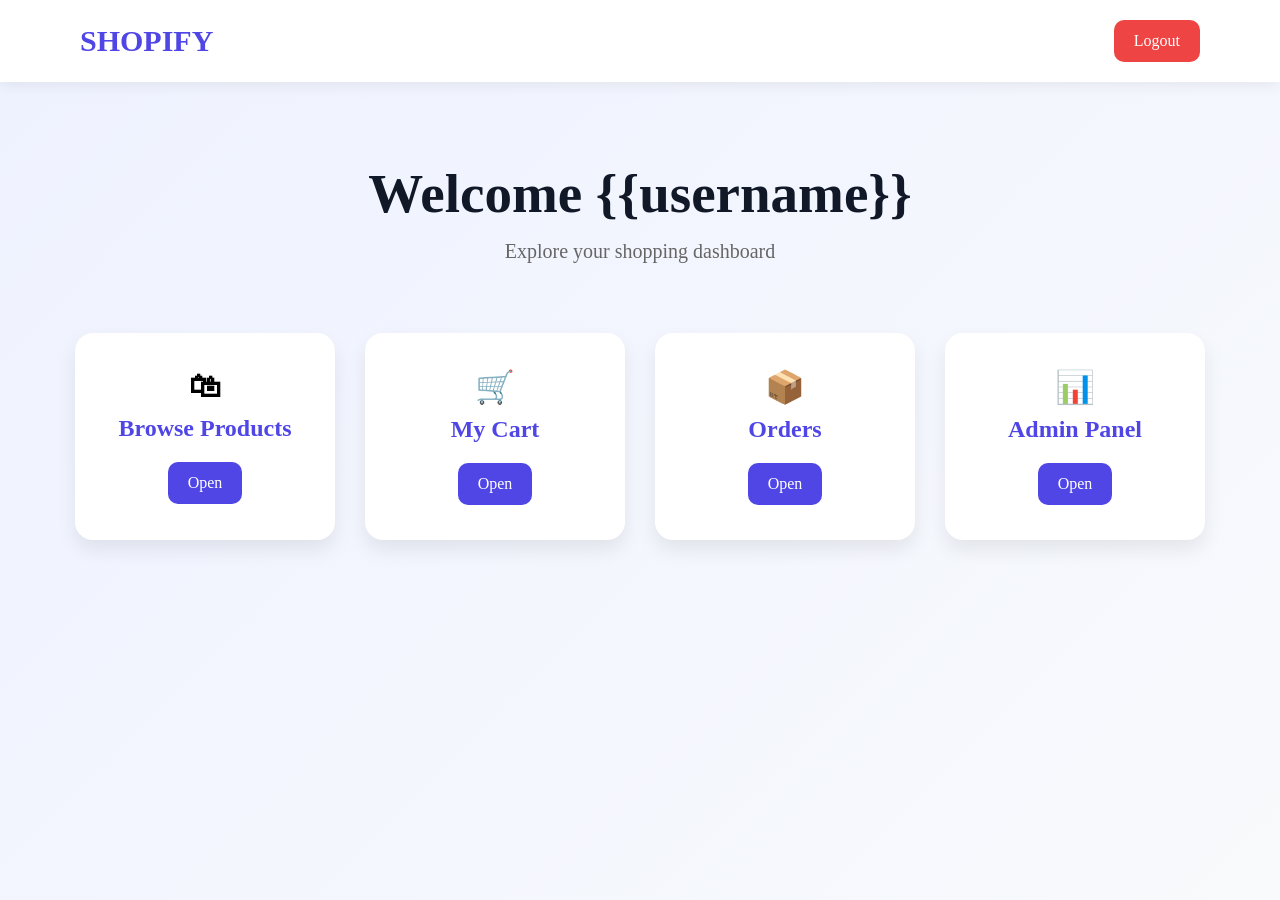
<file: templates/dashboard.html>
<!DOCTYPE html>

<html lang="en">

<head>

<meta charset="UTF-8">

<meta
name="viewport"
content="width=device-width, initial-scale=1.0">

<title>Dashboard</title>

<style>

*{
margin:0;
padding:0;
box-sizing:border-box;
font-family:'Segoe UI';
}

body{

background:

linear-gradient(
135deg,
#eef2ff,
#f8fafc
);

min-height:100vh;

}

.navbar{

display:flex;

justify-content:space-between;

align-items:center;

padding:20px 80px;

background:white;

box-shadow:

0 2px 15px rgba(0,0,0,.08);

}

.logo{

font-size:30px;

font-weight:bold;

color:#4f46e5;

}

.logout{

background:#ef4444;

padding:12px 20px;

border-radius:10px;

text-decoration:none;

color:white;

}

.hero{

text-align:center;

padding-top:80px;

}

.hero h1{

font-size:55px;

color:#111827;

}

.hero p{

font-size:20px;

margin-top:15px;

color:#666;

}

.cards{

display:flex;

justify-content:center;

gap:30px;

margin-top:70px;

flex-wrap:wrap;

}

.card{

width:260px;

padding:35px;

background:white;

border-radius:18px;

box-shadow:

0 10px 20px rgba(0,0,0,.08);

transition:.3s;

text-align:center;

}

.card:hover{

transform:translateY(-10px);

}

.card h2{

margin-top:10px;

color:#4f46e5;

}

.card a{

display:inline-block;

margin-top:20px;

padding:12px 20px;

background:#4f46e5;

color:white;

text-decoration:none;

border-radius:10px;

}

</style>

</head>

<body>

<div class="navbar">

<div class="logo">

SHOPIFY

</div>

<a
class="logout"
href="/logout"
>

Logout

</a>

</div>


<div class="hero">

<h1>

Welcome {{username}}

</h1>

<p>

Explore your shopping dashboard

</p>

</div>


<div class="cards">

<div class="card">

<h1>

🛍

</h1>

<h2>

Browse Products

</h2>

<a href="/products">

Open

</a>

</div>


<div class="card">

<h1>

🛒

</h1>

<h2>

My Cart

</h2>

<a href="/cart">

Open

</a>

</div>


<div class="card">

<h1>

📦

</h1>

<h2>

Orders

</h2>

<a href="/orders">

Open

</a>

</div>


<div class="card">

<h1>

📊

</h1>

<h2>

Admin Panel

</h2>

<a href="/admin">

Open

</a>

</div>

</div>

</body>

</html>
</file>
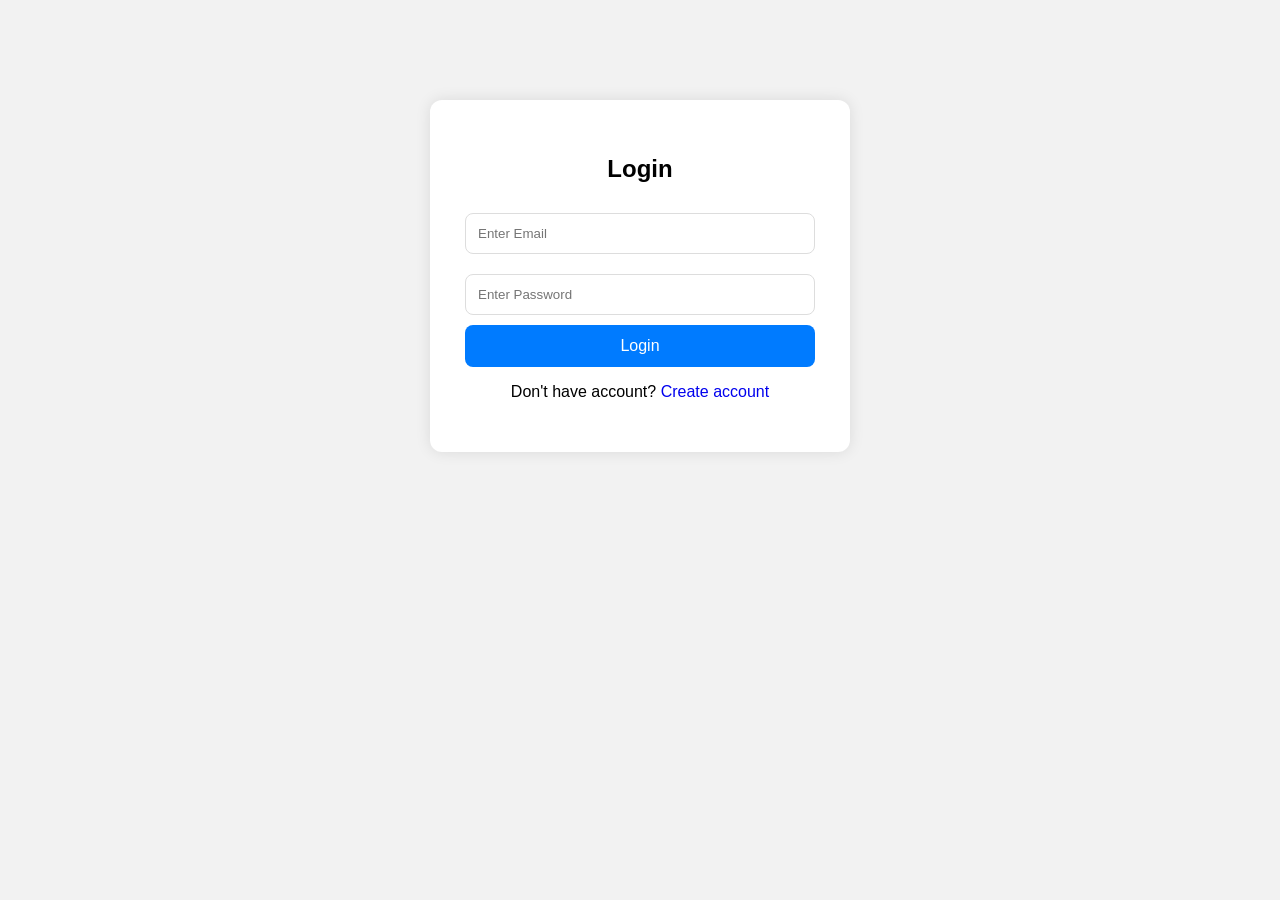
<file: templates/login.html>
<!DOCTYPE html>
<html>

<head>

<title>Login</title>

<style>

body{
margin:0;
font-family:Arial;
background:#f2f2f2;
}

.box{

width:350px;

margin:100px auto;

background:white;

padding:35px;

border-radius:12px;

box-shadow:0 0 15px rgba(0,0,0,.1);

}

h2{

text-align:center;

}

input{

width:100%;

padding:12px;

margin:10px 0;

border:1px solid #ddd;

border-radius:8px;

box-sizing:border-box;

}

button{

width:100%;

padding:12px;

background:#007bff;

color:white;

border:none;

border-radius:8px;

font-size:16px;

cursor:pointer;

}

button:hover{

background:#0056b3;

}

a{

text-decoration:none;

}

.register{

text-align:center;

margin-top:15px;

}

</style>

</head>

<body>

<div class="box">

<h2>Login</h2>

<form method="POST">

<input
type="email"
name="email"
placeholder="Enter Email"
required>

<input
type="password"
name="password"
placeholder="Enter Password"
required>

<button type="submit">

Login

</button>

</form>

<div class="register">

<p>

Don't have account?

<a href="/register">

Create account

</a>

</p>

</div>

</div>

</body>

</html>
</file>
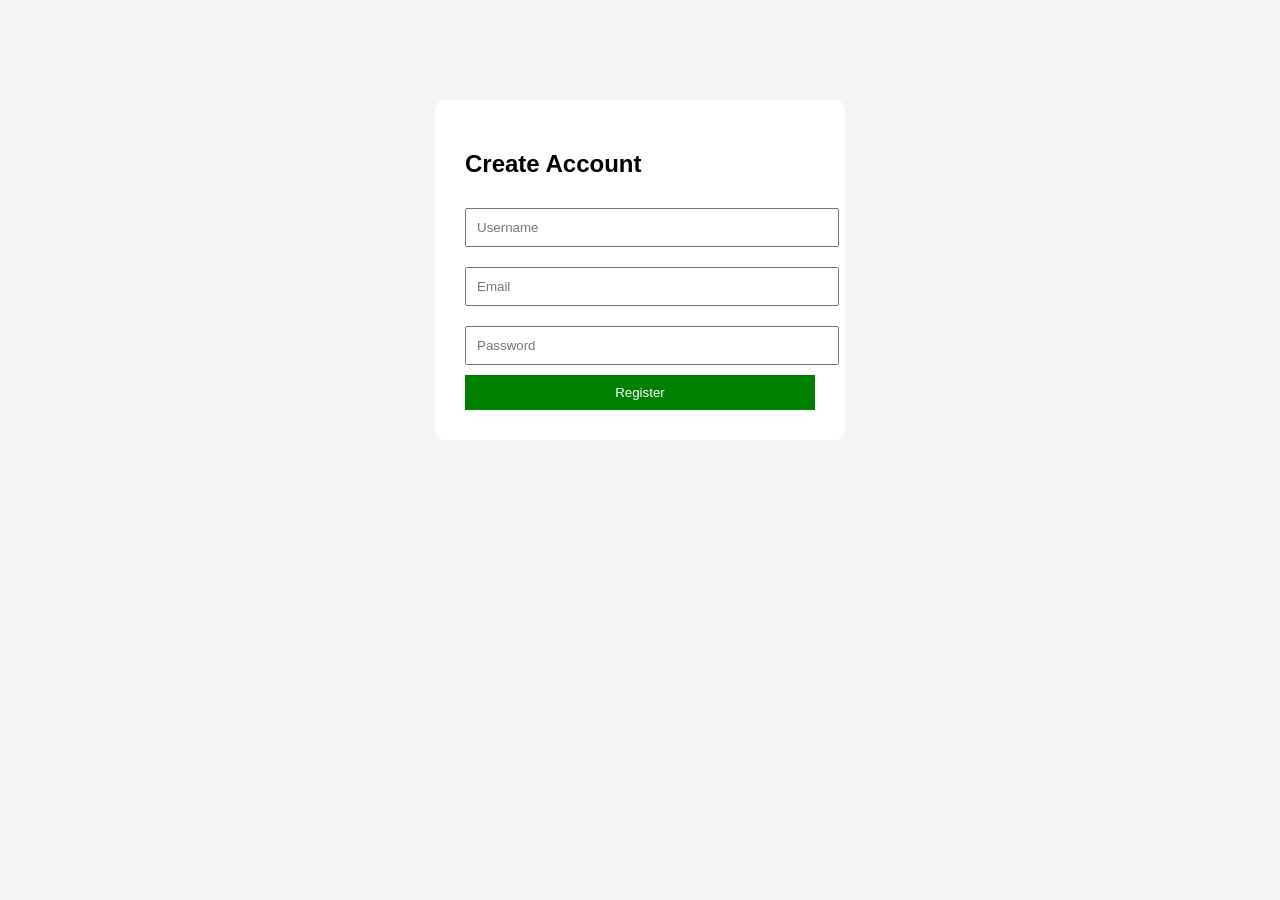
<file: templates/register.html>
<!DOCTYPE html>

<html>

<head>

<title>Register</title>

<style>

body{
background:#f4f4f4;
font-family:Arial;
}

.box{
width:350px;
margin:100px auto;
background:white;
padding:30px;
border-radius:10px;
}

input{
width:100%;
padding:10px;
margin:10px 0;
}

button{
width:100%;
padding:10px;
background:green;
color:white;
border:none;
}

</style>

</head>

<body>

<div class="box">

<h2>Create Account</h2>

<form method="POST">

<input
name="username"
placeholder="Username"
required>

<input
name="email"
type="email"
placeholder="Email"
required>

<input
name="password"
type="password"
placeholder="Password"
required>

<button>
Register
</button>

</form>

</div>

</body>

</html>
</file>
